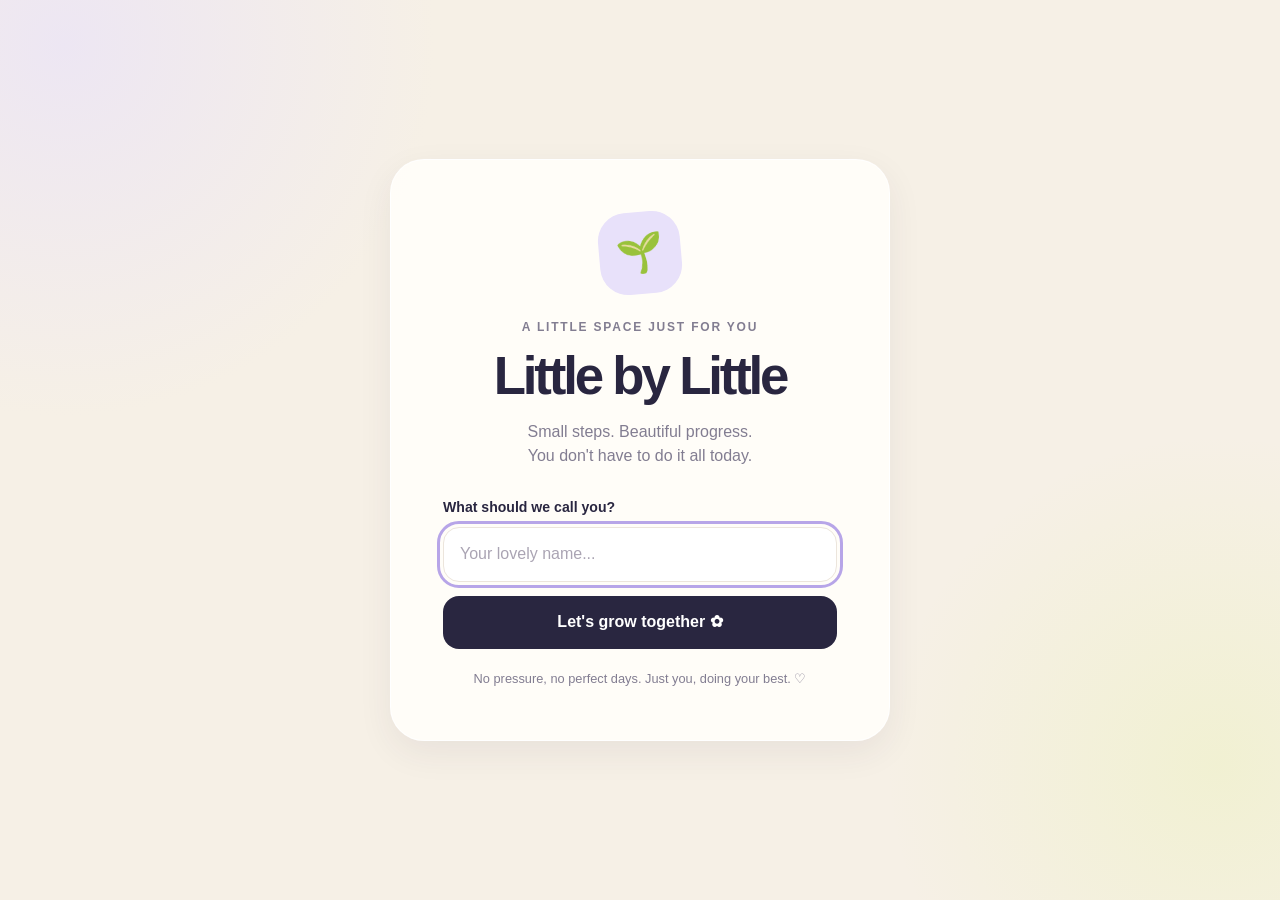
<file: templates/little_by_little.html>
<!DOCTYPE html>
<html lang="en">
<head>
  <meta charset="UTF-8" />
  <meta name="viewport" content="width=device-width, initial-scale=1.0" />
  <meta name="theme-color" content="#f6f0e6" />
  <meta name="description" content="Little by Little — a cozy space to focus, make progress, and take care of yourself." />
  <title>Little by Little ♡</title>

  <style>
    /* ---------- Color palette and global styles ---------- */
    :root {
      --cream: #f6f0e6;
      --paper: #fffdf9;
      --plum: #292640;
      --muted: #827d91;
      --lavender: #e8e1fa;
      --lavender-dark: #b7a5e8;
      --lime: #d7f36b;
      --peach: #f8dfd2;
      --sage: #dce9d7;
      --border: #ece5dc;
      --shadow: 0 12px 35px rgba(54, 43, 73, 0.07);
      --radius: 24px;
    }

    * {
      box-sizing: border-box;
    }

    html {
      scroll-behavior: smooth;
    }

    body {
      margin: 0;
      min-height: 100vh;
      background:
        radial-gradient(circle at 5% 5%, rgba(232, 225, 250, 0.65), transparent 25%),
        radial-gradient(circle at 95% 85%, rgba(215, 243, 107, 0.16), transparent 23%),
        var(--cream);
      color: var(--plum);
      font-family: "Trebuchet MS", "Segoe UI", sans-serif;
      line-height: 1.55;
    }

    button,
    input,
    textarea {
      font: inherit;
    }

    button {
      cursor: pointer;
    }

    button:focus-visible,
    input:focus-visible,
    textarea:focus-visible {
      outline: 3px solid var(--lavender-dark);
      outline-offset: 3px;
    }

    button:disabled {
      cursor: not-allowed;
      opacity: 0.55;
    }

    .hidden {
      display: none !important;
    }

    .eyebrow {
      margin: 0 0 8px;
      color: var(--muted);
      font-size: 0.75rem;
      font-weight: 800;
      letter-spacing: 0.15em;
      text-transform: uppercase;
    }

    h1, h2, h3, p {
      margin-top: 0;
    }

    h1, h2, h3 {
      line-height: 1.2;
    }

    /* ---------- Welcome screen ---------- */
    .welcome-screen {
      min-height: 100vh;
      display: grid;
      place-items: center;
      padding: 24px;
    }

    .welcome-card {
      width: min(100%, 500px);
      padding: clamp(28px, 6vw, 52px);
      text-align: center;
      background: rgba(255, 253, 249, 0.94);
      border: 1px solid rgba(255, 255, 255, 0.9);
      border-radius: 34px;
      box-shadow: var(--shadow);
    }

    .brand-mark {
      display: grid;
      place-items: center;
      width: 82px;
      height: 82px;
      margin: 0 auto 24px;
      border-radius: 28px;
      background: var(--lavender);
      font-size: 2.4rem;
      transform: rotate(-5deg);
    }

    .welcome-card h1 {
      margin-bottom: 12px;
      font-size: clamp(2.2rem, 7vw, 3.3rem);
      letter-spacing: -0.06em;
    }

    .welcome-card .tagline {
      margin-bottom: 28px;
      color: var(--muted);
    }

    .welcome-card label {
      display: block;
      margin-bottom: 8px;
      text-align: left;
      font-size: 0.88rem;
      font-weight: 700;
    }

    .text-input {
      width: 100%;
      padding: 14px 16px;
      border: 1px solid var(--border);
      border-radius: 16px;
      background: #fff;
      color: var(--plum);
      outline-offset: 2px;
    }

    .text-input::placeholder,
    textarea::placeholder {
      color: #aaa4b3;
    }

    .primary-button {
      width: 100%;
      margin-top: 14px;
      padding: 14px 18px;
      border: none;
      border-radius: 16px;
      background: var(--plum);
      color: white;
      font-weight: 800;
      transition: transform 0.2s, background 0.2s;
    }

    .primary-button:hover {
      background: #45405e;
      transform: translateY(-2px);
    }

    .welcome-note {
      margin: 20px 0 0;
      color: var(--muted);
      font-size: 0.8rem;
    }

    /* ---------- Main dashboard layout ---------- */
    .dashboard {
      width: min(1440px, 100%);
      margin: 0 auto;
      padding: 24px clamp(16px, 3vw, 42px) 40px;
    }

    .topbar {
      display: flex;
      align-items: center;
      justify-content: space-between;
      gap: 18px;
      margin-bottom: 32px;
    }

    .brand {
      display: flex;
      align-items: center;
      gap: 12px;
      font-weight: 900;
      letter-spacing: -0.04em;
    }

    .brand-icon {
      display: grid;
      place-items: center;
      width: 44px;
      height: 44px;
      border-radius: 15px;
      background: var(--lavender);
      font-size: 1.35rem;
    }

    .brand-name {
      font-size: 1.15rem;
    }

    .brand-subtitle {
      display: block;
      color: var(--muted);
      font-size: 0.73rem;
      font-weight: 500;
      letter-spacing: 0;
    }

    .topbar-actions {
      display: flex;
      align-items: center;
      gap: 10px;
    }

    .date-pill,
    .soft-button {
      padding: 10px 14px;
      border: 1px solid var(--border);
      border-radius: 999px;
      background: rgba(255, 253, 249, 0.8);
      color: var(--plum);
      font-size: 0.83rem;
    }

    .soft-button:hover {
      background: white;
    }

    .hero {
      position: relative;
      overflow: hidden;
      display: flex;
      align-items: center;
      justify-content: space-between;
      gap: 24px;
      min-height: 210px;
      margin-bottom: 24px;
      padding: clamp(26px, 5vw, 48px);
      border-radius: 30px;
      background: var(--lavender);
    }

    .hero::after {
      position: absolute;
      right: 6%;
      bottom: -100px;
      width: 250px;
      height: 250px;
      border: 1px solid rgba(41, 38, 64, 0.12);
      border-radius: 50%;
      content: "";
    }

    .hero-copy {
      position: relative;
      z-index: 1;
      max-width: 650px;
    }

    .hero h1 {
      margin-bottom: 12px;
      font-size: clamp(2rem, 4.5vw, 3.3rem);
      letter-spacing: -0.065em;
    }

    .hero p {
      margin-bottom: 0;
      color: #615a79;
    }

    .hero-illustration {
      position: relative;
      z-index: 1;
      flex: 0 0 auto;
      display: grid;
      place-items: center;
      width: 130px;
      height: 130px;
      border-radius: 42px;
      background: rgba(255, 253, 249, 0.72);
      font-size: 4rem;
      transform: rotate(5deg);
    }

    .dashboard-grid {
      display: grid;
      grid-template-columns: minmax(0, 1.6fr) minmax(280px, 0.85fr);
      align-items: start;
      gap: 24px;
    }

    .main-column,
    .sidebar {
      display: grid;
      gap: 24px;
      min-width: 0;
    }

    .panel {
      min-width: 0;
      padding: 24px;
      border: 1px solid rgba(255, 255, 255, 0.85);
      border-radius: var(--radius);
      background: rgba(255, 253, 249, 0.94);
      box-shadow: var(--shadow);
    }

    .panel-heading {
      display: flex;
      align-items: flex-start;
      justify-content: space-between;
      gap: 14px;
      margin-bottom: 20px;
    }

    .panel-heading h2 {
      margin-bottom: 5px;
      font-size: 1.25rem;
      letter-spacing: -0.035em;
    }

    .panel-description {
      margin-bottom: 0;
      color: var(--muted);
      font-size: 0.85rem;
    }

    .tiny-badge {
      padding: 6px 10px;
      border-radius: 999px;
      background: var(--sage);
      color: #455943;
      font-size: 0.75rem;
      font-weight: 800;
      white-space: nowrap;
    }

    /* ---------- Task list ---------- */
    .task-form {
      display: flex;
      gap: 10px;
      margin-bottom: 18px;
    }

    .task-form input {
      min-width: 0;
      flex: 1;
    }

    .add-button {
      flex: 0 0 auto;
      padding: 0 17px;
      border: none;
      border-radius: 15px;
      background: var(--lime);
      color: var(--plum);
      font-weight: 900;
    }

    .add-button:hover {
      filter: brightness(0.96);
    }

    .task-list {
      display: grid;
      gap: 10px;
      padding: 0;
      margin: 0;
      list-style: none;
    }

    .task-item {
      display: flex;
      align-items: center;
      gap: 12px;
      padding: 13px 14px;
      border: 1px solid var(--border);
      border-radius: 16px;
      background: #fff;
      transition: background 0.2s;
    }

    .task-item.completed {
      background: #f7f8f1;
    }

    .task-check {
      flex: 0 0 auto;
      width: 19px;
      height: 19px;
      accent-color: #7eae78;
      cursor: pointer;
    }

    .task-text {
      flex: 1;
      min-width: 0;
      overflow-wrap: anywhere;
      font-size: 0.93rem;
    }

    .task-item.completed .task-text {
      color: #9993a0;
      text-decoration: line-through;
    }

    .delete-task {
      flex: 0 0 auto;
      width: 32px;
      height: 32px;
      border: none;
      border-radius: 10px;
      background: transparent;
      color: #9d95a7;
      font-size: 1.1rem;
    }

    .delete-task:hover {
      background: var(--peach);
      color: var(--plum);
    }

    .empty-state {
      padding: 26px 12px;
      text-align: center;
      color: var(--muted);
      font-size: 0.9rem;
    }

    .empty-state span {
      display: block;
      margin-bottom: 8px;
      font-size: 2rem;
    }

    .task-footer {
      display: flex;
      justify-content: space-between;
      align-items: center;
      gap: 12px;
      margin-top: 18px;
      color: var(--muted);
      font-size: 0.82rem;
    }

    .text-button {
      padding: 4px 0;
      border: none;
      background: transparent;
      color: #6d5a9d;
      font-size: 0.82rem;
      font-weight: 800;
    }

    /* ---------- Focus and notes ---------- */
    .focus-card {
      padding: 20px;
      border-radius: 19px;
      background: #f8f5ff;
    }

    .focus-label {
      display: flex;
      align-items: center;
      gap: 8px;
      margin-bottom: 12px;
      font-size: 0.88rem;
      font-weight: 800;
    }

    .focus-card textarea,
    .notes-textarea {
      display: block;
      width: 100%;
      min-height: 95px;
      resize: vertical;
      padding: 14px;
      border: 1px solid #e9e1f8;
      border-radius: 14px;
      background: rgba(255, 255, 255, 0.85);
      color: var(--plum);
      line-height: 1.6;
    }

    .save-row {
      display: flex;
      align-items: center;
      justify-content: space-between;
      gap: 12px;
      margin-top: 12px;
    }

    .save-button {
      padding: 9px 14px;
      border: none;
      border-radius: 12px;
      background: var(--plum);
      color: white;
      font-size: 0.82rem;
      font-weight: 800;
    }

    .save-status {
      color: var(--muted);
      font-size: 0.78rem;
    }

    /* ---------- Garden progress ---------- */
    .garden-panel {
      background: #f9fbf4;
    }

    .garden-stage {
      display: grid;
      place-items: center;
      min-height: 145px;
      margin-bottom: 16px;
      padding: 18px;
      border-radius: 18px;
      background:
        radial-gradient(circle at 50% 35%, rgba(215, 243, 107, 0.25), transparent 43%),
        #eef3e6;
      text-align: center;
    }

    .garden-plant {
      margin-bottom: 4px;
      font-size: 3.4rem;
      transition: transform 0.3s;
    }

    .garden-stage:hover .garden-plant {
      transform: translateY(-4px) rotate(-4deg);
    }

    .garden-caption {
      margin: 0;
      color: #586750;
      font-size: 0.83rem;
    }

    .progress-track {
      overflow: hidden;
      height: 9px;
      border-radius: 999px;
      background: #e5e8de;
    }

    .progress-fill {
      width: 0;
      height: 100%;
      border-radius: inherit;
      background: #8cb77d;
      transition: width 0.35s ease;
    }

    .progress-meta {
      display: flex;
      justify-content: space-between;
      gap: 10px;
      margin-top: 9px;
      color: var(--muted);
      font-size: 0.78rem;
    }

    /* ---------- Rotating quote widget ---------- */
    .quote-panel {
      position: relative;
      overflow: hidden;
      background: var(--plum);
      color: white;
    }

    .quote-panel .eyebrow {
      color: #c6bedf;
    }

    .quote-symbol {
      color: var(--lime);
      font-family: Georgia, serif;
      font-size: 3.5rem;
      line-height: 0.9;
    }

    .quote-text {
      min-height: 96px;
      margin: 14px 0 18px;
      font-family: Georgia, "Times New Roman", serif;
      font-size: 1.45rem;
      line-height: 1.4;
    }

    .quote-bottom {
      display: flex;
      align-items: center;
      justify-content: space-between;
      gap: 12px;
    }

    .quote-count {
      color: #c6bedf;
      font-size: 0.78rem;
    }

    .quote-next {
      width: 38px;
      height: 38px;
      border: 1px solid #5a5570;
      border-radius: 50%;
      background: transparent;
      color: white;
      font-size: 1.2rem;
    }

    .quote-next:hover {
      background: #45405e;
    }

    /* ---------- Gentle care reminders ---------- */
    .reminder-panel {
      background: #fff7f1;
    }

    .reminder-list {
      display: grid;
      gap: 12px;
    }

    .reminder-item {
      display: flex;
      align-items: flex-start;
      gap: 12px;
      padding: 12px;
      border-radius: 15px;
      background: rgba(255, 255, 255, 0.8);
    }

    .reminder-emoji {
      display: grid;
      place-items: center;
      flex: 0 0 38px;
      width: 38px;
      height: 38px;
      border-radius: 13px;
      background: var(--peach);
      font-size: 1.2rem;
    }

    .reminder-item:nth-child(2) .reminder-emoji {
      background: #dceef5;
    }

    .reminder-item:nth-child(3) .reminder-emoji {
      background: var(--sage);
    }

    .reminder-item:nth-child(4) .reminder-emoji {
      background: var(--lavender);
    }

    .reminder-item strong {
      display: block;
      margin-bottom: 3px;
      font-size: 0.86rem;
    }

    .reminder-item p {
      margin: 0;
      color: var(--muted);
      font-size: 0.79rem;
    }

    .reminder-controls {
      display: flex;
      align-items: center;
      justify-content: space-between;
      gap: 10px;
      margin-top: 16px;
    }

    .reminder-controls label {
      color: var(--muted);
      font-size: 0.78rem;
    }

    .reminder-controls select {
      max-width: 150px;
      padding: 8px 10px;
      border: 1px solid var(--border);
      border-radius: 11px;
      background: white;
      color: var(--plum);
      font-size: 0.8rem;
    }

    /* ---------- Gentle pop-up toast ---------- */
    .toast {
      position: fixed;
      right: 22px;
      bottom: 22px;
      z-index: 20;
      display: flex;
      align-items: flex-start;
      gap: 12px;
      width: min(360px, calc(100vw - 32px));
      padding: 17px;
      border: 1px solid rgba(255, 255, 255, 0.8);
      border-radius: 20px;
      background: var(--paper);
      box-shadow: 0 16px 45px rgba(41, 38, 64, 0.18);
      animation: toast-in 0.35s ease both;
    }

    .toast-icon {
      font-size: 1.5rem;
    }

    .toast strong {
      display: block;
      margin-bottom: 3px;
    }

    .toast p {
      margin: 0;
      color: var(--muted);
      font-size: 0.85rem;
    }

    .toast-close {
      margin-left: auto;
      border: none;
      background: transparent;
      color: var(--muted);
      font-size: 1.1rem;
    }

    @keyframes toast-in {
      from { opacity: 0; transform: translateY(12px); }
      to { opacity: 1; transform: translateY(0); }
    }

    .footer {
      padding: 28px 8px 0;
      text-align: center;
      color: var(--muted);
      font-size: 0.8rem;
    }

    .footer span {
      color: #a27ac4;
    }

    /* ---------- Responsive layout ---------- */
    @media (max-width: 900px) {
      .dashboard-grid {
        grid-template-columns: 1fr;
      }

      .sidebar {
        grid-template-columns: repeat(2, minmax(0, 1fr));
        align-items: start;
      }

      .reminder-panel {
        grid-row: span 2;
      }
    }

    @media (max-width: 600px) {
      .dashboard {
        padding: 16px 14px 28px;
      }

      .topbar {
        align-items: flex-start;
        margin-bottom: 22px;
      }

      .brand-subtitle {
        display: none;
      }

      .date-pill {
        display: none;
      }

      .hero {
        min-height: 0;
        padding: 26px 22px;
      }

      .hero-illustration {
        width: 72px;
        height: 72px;
        border-radius: 24px;
        font-size: 2.3rem;
      }

      .hero h1 {
        font-size: 2rem;
      }

      .panel {
        padding: 19px;
      }

      .sidebar {
        grid-template-columns: 1fr;
      }

      .reminder-panel {
        grid-row: auto;
      }

      .task-form {
        flex-wrap: wrap;
      }

      .task-form input {
        flex-basis: 100%;
      }

      .add-button {
        min-height: 44px;
        flex: 1;
      }

      .quote-text {
        min-height: auto;
      }
    }

    @media (prefers-reduced-motion: reduce) {
      *, *::before, *::after {
        scroll-behavior: auto !important;
        animation-duration: 0.01ms !important;
        animation-iteration-count: 1 !important;
        transition-duration: 0.01ms !important;
      }
    }
  </style>
</head>

<body>
  <!-- Welcome screen for first-time visitors -->
  <section class="welcome-screen" id="welcomeScreen" aria-labelledby="welcomeTitle">
    <div class="welcome-card">
      <div class="brand-mark" aria-hidden="true">🌱</div>
      <p class="eyebrow">A little space just for you</p>
      <h1 id="welcomeTitle">Little by Little</h1>
      <p class="tagline">Small steps. Beautiful progress.<br />You don't have to do it all today.</p>

      <form id="nameForm">
        <label for="nameInput">What should we call you?</label>
        <input
          class="text-input"
          id="nameInput"
          name="name"
          type="text"
          maxlength="40"
          placeholder="Your lovely name..."
          autocomplete="given-name"
          required
        />
        <button class="primary-button" type="submit">Let's grow together ✿</button>
      </form>

      <p class="welcome-note">No pressure, no perfect days. Just you, doing your best. ♡</p>
    </div>
  </section>

  <!-- Main dashboard, shown after the visitor enters their name -->
  <main class="dashboard hidden" id="dashboard">
    <header class="topbar">
      <div class="brand" aria-label="Little by Little home">
        <div class="brand-icon" aria-hidden="true">🌱</div>
        <div>
          <div class="brand-name">little by little</div>
          <span class="brand-subtitle">Small steps. Beautiful progress.</span>
        </div>
      </div>

      <div class="topbar-actions">
        <div class="date-pill" id="todayDate"></div>
        <button class="soft-button" id="changeNameButton" type="button" title="Change your display name">
          ♡ <span id="displayName"></span>
        </button>
      </div>
    </header>

    <section class="hero" aria-labelledby="greeting">
      <div class="hero-copy">
        <p class="eyebrow" id="heroEyebrow">A new day, a fresh start</p>
        <h1 id="greeting">Hello, lovely human ♡</h1>
        <p>You don't have to do it all. Just a little at a time.</p>
      </div>
      <div class="hero-illustration" aria-hidden="true">🌷</div>
    </section>

    
<section class="panel" id="assessmentIntro" aria-labelledby="assessmentTitle" style="margin-bottom: 24px;">
  <p class="eyebrow">Get to know your habits 🌱</p>
  <h2 id="assessmentTitle">What's making it hard to start?</h2>
  <p class="panel-description">
    Take this little quiz to understand your procrastination patterns
    and discover small steps that work for you.
  </p>
  <p>✨ 6 quick questions · About 2 minutes · No judgment</p>
  <button class="primary-button" id="startAssessmentButton" type="button">
    Discover my starting style ♡
  </button>
</section>

<section class="panel" id="assessmentQuiz" aria-labelledby="quizTitle" hidden>
  <p class="eyebrow">Your personal starting guide 🌱</p>
  <h2 id="quizTitle">Let's understand your starting style</h2>
  <p id="quizProgress">Question 1 of 6</p>

  <div id="quizQuestionArea">
    <h3 id="quizQuestionText"></h3>
    <div id="quizAnswers"></div>
  </div>

  <div style="display: flex; gap: 12px; margin-top: 20px; flex-wrap: wrap;">
    <button class="secondary-button" id="quizBackButton" type="button">
      Back
    </button>
    <button class="primary-button" id="quizNextButton" type="button">
      Next question →
    </button>
  </div>

  <p id="quizFeedback" aria-live="polite"></p>
</section>

<section class="panel" id="assessmentResults" aria-labelledby="resultsTitle" hidden>
  <p class="eyebrow">A little more understanding, a little more growth 🌷</p>
  <h2 id="resultsTitle">Your starting-style results</h2>
  <div id="assessmentResultsContent"></div>
  <button class="primary-button" id="assessmentRetryButton" type="button">
    Retake the quiz ♡
  </button>
</section>

    <div class="dashboard-grid">
      <!-- Main work area -->
      <div class="main-column">
        <section class="panel" aria-labelledby="tasksTitle">
          <div class="panel-heading">
            <div>
              <p class="eyebrow">Your gentle game plan</p>
              <h2 id="tasksTitle">Today's little steps ✨</h2>
              <p class="panel-description">Every tiny task counts. Start with just one.</p>
            </div>
            <span class="tiny-badge" id="taskCountBadge">0 done</span>
          </div>

          <form class="task-form" id="taskForm">
            <input
              class="text-input"
              id="taskInput"
              type="text"
              maxlength="180"
              placeholder="What's one thing you'd like to do?"
              aria-label="New task"
              required
            />
            <button class="add-button" type="submit">+ Add a step</button>
          </form>

          <ul class="task-list" id="taskList" aria-label="Your tasks"></ul>

          <div class="task-footer">
            <span id="taskSummary">A little progress is still progress.</span>
            <button class="text-button" id="clearCompletedButton" type="button">Clear completed</button>
          </div>
        </section>


<section class="panel" id="startLoop" aria-labelledby="startLoopTitle">

    <h2 id="startLoopTitle">Let's start, little by little 🌱</h2>

<label for="barrierSelect">What's making it hard to start today?</label>
<select id="barrierSelect" class="text-input">
  <option value="">Choose what feels difficult...</option>
  <option value="overwhelm">I have too much to do</option>
  <option value="fear">I'm afraid of getting it wrong</option>
  <option value="confidence">I don't feel confident</option>
  <option value="distraction">I keep getting distracted</option>
  <option value="emotion">I'm feeling stressed or anxious</option>
</select>

  <div style="margin-top: 16px;">
    <p class="focus-label">✨ Your suggested tiny step</p>
    <p id="tinyStepText" aria-live="polite">
      Choose an option above to find a small starting point.
    </p>
  </div>

  <button class="primary-button" id="startLoopButton" type="button">
    Help me get started ♡
  </button>

  
<div class="focus-card" id="timerCard" style="margin-top: 18px;">
  <p class="focus-label">⏱️ Your little focus session</p>

  <label for="timerMinutes">How many minutes would you like to focus?</label>
  <select id="timerMinutes" class="text-input">
    <option value="1">1 minute</option>
    <option value="5" selected>5 minutes</option>
    <option value="10">10 minutes</option>
    <option value="15">15 minutes</option>
    <option value="20">20 minutes</option>
    <option value="25">25 minutes</option>
    <option value="30">30 minutes</option>
    <option value="45">45 minutes</option>
    <option value="60">60 minutes</option>
  </select>

  <p id="timerDisplay" style="font-size: 2.5rem; font-weight: 700;">
    05:00
  </p>

  <button class="primary-button" id="timerStartButton" type="button">
    Start focus 🌱
  </button>

  <button class="secondary-button" id="timerPauseButton" type="button">
    Pause
  </button>

  <button class="secondary-button" id="timerResetButton" type="button">
    Reset timer
  </button>

  <p id="timerFeedback" aria-live="polite"></p>
</div>

  <p id="startLoopFeedback" aria-live="polite"
     style="margin: 14px 0 0; color: var(--muted);">
  </p>
</section>

        <section class="panel" aria-labelledby="focusTitle">
          <div class="panel-heading">
            <div>
              <p class="eyebrow">One thing at a time</p>
              <h2 id="focusTitle">Your soft focus corner ☁️</h2>
              <p class="panel-description">What matters most right now? Keep it small.</p>
            </div>
          </div>

          <div class="focus-card">
            <label class="focus-label" for="focusInput">🌼 My one little priority</label>
            <textarea id="focusInput" maxlength="500" placeholder="For the next 15 minutes, I will..."></textarea>
            <div class="save-row">
              <span class="save-status" id="focusStatus" aria-live="polite">Saved on this device when you save.</span>
              <button class="save-button" id="saveFocusButton" type="button">Save my focus</button>
            </div>
          </div>
        </section>

        <section class="panel" aria-labelledby="notesTitle">
          <div class="panel-heading">
            <div>
              <p class="eyebrow">A place to let it out</p>
              <h2 id="notesTitle">Little thoughts & notes 📝</h2>
              <p class="panel-description">Brain dump, reminders, ideas — anything on your mind.</p>
            </div>
          </div>

          <textarea class="notes-textarea" id="notesInput" maxlength="5000" placeholder="Let your thoughts land here..."></textarea>
          <div class="save-row">
            <span class="save-status" id="notesStatus" aria-live="polite">Your thoughts can take up space here.</span>
            <button class="save-button" id="saveNotesButton" type="button">Save my notes</button>
          </div>
        </section>
      </div>

      <!-- Sidebar: motivation, progress, and self-care -->
      <aside class="sidebar" aria-label="Encouragement and self-care">
        <section class="panel quote-panel" aria-labelledby="quoteHeading">
          <p class="eyebrow" id="quoteHeading">A little note for your heart</p>
          <div class="quote-symbol" aria-hidden="true">“</div>
          <blockquote class="quote-text" id="quoteText">You are allowed to be a work in progress and still be proud of yourself.</blockquote>
          <div class="quote-bottom">
            <span class="quote-count" id="quoteCount">A gentle reminder · 1/8</span>
            <button class="quote-next" id="nextQuoteButton" type="button" aria-label="Show another quote" title="Another little reminder">↻</button>
          </div>
        </section>

        <section class="panel garden-panel" aria-labelledby="gardenTitle">
          <div class="panel-heading">
            <div>
              <p class="eyebrow">Look how far you've come</p>
              <h2 id="gardenTitle">Your tiny garden 🌿</h2>
            </div>
          </div>

          <div class="garden-stage" aria-live="polite">
            <div>
              <div class="garden-plant" id="gardenPlant" aria-hidden="true">🌱</div>
              <p class="garden-caption" id="gardenCaption">Your garden is waiting for its first little win.</p>
            </div>
          </div>
          <div class="progress-track" role="progressbar" aria-label="Today's task completion" aria-valuemin="0" aria-valuemax="100" aria-valuenow="0" id="progressTrack">
            <div class="progress-fill" id="progressFill"></div>
          </div>
          <div class="progress-meta">
            <span id="progressText">0 of 0 little steps done</span>
            <span id="progressPercent">0%</span>
          </div>
        </section>

        <section class="panel reminder-panel" aria-labelledby="remindersTitle">
          <div class="panel-heading">
            <div>
              <p class="eyebrow">A tiny self-care check-in</p>
              <h2 id="remindersTitle">You matter, too ♡</h2>
              <p class="panel-description">Your well-being is part of the plan.</p>
            </div>
          </div>

          <div class="reminder-list">
            <div class="reminder-item">
              <div class="reminder-emoji" aria-hidden="true">💧</div>
              <div>
                <strong>Have a sip of water</strong>
                <p>Keep some water nearby and take a sip when you can.</p>
              </div>
            </div>
            <div class="reminder-item">
              <div class="reminder-emoji" aria-hidden="true">🪴</div>
              <div>
                <strong>Give your mind a break</strong>
                <p>Stretch, look away from your screen, or take a few slow breaths.</p>
              </div>
            </div>
            <div class="reminder-item">
              <div class="reminder-emoji" aria-hidden="true">🌙</div>
              <div>
                <strong>Rest is productive, too</strong>
                <p>Protect your sleep, especially when deadlines feel big.</p>
              </div>
            </div>
            <div class="reminder-item">
              <div class="reminder-emoji" aria-hidden="true">🌼</div>
              <div>
                <strong>One thing at a time</strong>
                <p>Pick one small next step. You don't have to solve everything at once.</p>
              </div>
            </div>
          </div>

          <div class="reminder-controls">
            <label for="reminderFrequency">Gentle pop-up</label>
            <select id="reminderFrequency">
              <option value="0">Off for now</option>
              <option value="30">Every 30 minutes</option>
              <option value="60">Every hour</option>
              <option value="120">Every 2 hours</option>
            </select>
          </div>
          <p class="panel-description" style="margin-top: 12px;">Reminders only appear while this page is open. Choose what feels right for you.</p>
        </section>
      </aside>
    </div>

    <footer class="footer">
      Made with a little love <span>♡</span> Remember: slow growth is still growth.
    </footer>
  </main>

  <!-- A dismissible, gentle reminder toast -->
  <div class="toast hidden" id="reminderToast" role="status" aria-live="polite">
    <div class="toast-icon" id="toastIcon" aria-hidden="true">💧</div>
    <div>
      <strong id="toastTitle">A little pause?</strong>
      <p id="toastMessage">Take a sip of water and relax your shoulders.</p>
    </div>
    <button class="toast-close" id="closeToastButton" type="button" aria-label="Dismiss reminder">×</button>
  </div>

  <script>
    /* ---------- Storage helpers ---------- */
    // All saved data stays in this browser on this device.
    // localStorage is convenient, but it is not an account or a secure login system.
    const STORAGE_KEYS = {
      name: "littleByLittle.name",
      tasks: "littleByLittle.tasks",
      focus: "littleByLittle.focus",
      notes: "littleByLittle.notes",
      reminderFrequency: "littleByLittle.reminderFrequency"
    };

    function readStorage(key, fallback) {
      try {
        const value = localStorage.getItem(key);
        return value === null ? fallback : value;
      } catch (error) {
        return fallback;
      }
    }

    function writeStorage(key, value) {
      try {
        localStorage.setItem(key, value);
        return true;
      } catch (error) {
        return false;
      }
    }

    function readJSON(key, fallback) {
      try {
        const value = readStorage(key, null);
        return value === null ? fallback : JSON.parse(value);
      } catch (error) {
        return fallback;
      }
    }

    /* ---------- Elements ---------- */
    const welcomeScreen = document.getElementById("welcomeScreen");
    const dashboard = document.getElementById("dashboard");
    const nameForm = document.getElementById("nameForm");
    const nameInput = document.getElementById("nameInput");
    const greeting = document.getElementById("greeting");
    const displayName = document.getElementById("displayName");
    const todayDate = document.getElementById("todayDate");

    const taskForm = document.getElementById("taskForm");
    const taskInput = document.getElementById("taskInput");
    const taskList = document.getElementById("taskList");
    const taskCountBadge = document.getElementById("taskCountBadge");
    const taskSummary = document.getElementById("taskSummary");
    const clearCompletedButton = document.getElementById("clearCompletedButton");

    const focusInput = document.getElementById("focusInput");
    const focusStatus = document.getElementById("focusStatus");
    const notesInput = document.getElementById("notesInput");
    const notesStatus = document.getElementById("notesStatus");

    const gardenPlant = document.getElementById("gardenPlant");
    const gardenCaption = document.getElementById("gardenCaption");
    const progressFill = document.getElementById("progressFill");
    const progressTrack = document.getElementById("progressTrack");
    const progressText = document.getElementById("progressText");
    const progressPercent = document.getElementById("progressPercent");

    const quoteText = document.getElementById("quoteText");
    const quoteCount = document.getElementById("quoteCount");
    const reminderFrequency = document.getElementById("reminderFrequency");
    const reminderToast = document.getElementById("reminderToast");
    const toastIcon = document.getElementById("toastIcon");
    const toastTitle = document.getElementById("toastTitle");
    const toastMessage = document.getElementById("toastMessage");
    
/* ---------- Little by Little: procrastination self-reflection quiz ---------- */
const assessmentIntro = document.getElementById("assessmentIntro");
const assessmentQuiz = document.getElementById("assessmentQuiz");
const assessmentResults = document.getElementById("assessmentResults");
const startAssessmentButton = document.getElementById("startAssessmentButton");
const quizProgress = document.getElementById("quizProgress");
const quizQuestionText = document.getElementById("quizQuestionText");
const quizAnswers = document.getElementById("quizAnswers");
const quizBackButton = document.getElementById("quizBackButton");
const quizNextButton = document.getElementById("quizNextButton");
const quizFeedback = document.getElementById("quizFeedback");
const assessmentResultsContent = document.getElementById("assessmentResultsContent");
const assessmentRetryButton = document.getElementById("assessmentRetryButton");

const assessmentQuestions = [
  {
    dimension: "initiation",
    question: "When you have something important to do, how often is it hard to begin?",
    options: [
      "Almost never",
      "Sometimes",
      "Often",
      "Almost always"
    ]
  },
  {
    dimension: "overwhelm",
    question: "How often does a task feel so big that you don't know where to start?",
    options: [
      "Almost never",
      "Sometimes",
      "Often",
      "Almost always"
    ]
  },
  {
    dimension: "fear",
    question: "How often do you delay because you're worried about making mistakes or not doing well?",
    options: [
      "Almost never",
      "Sometimes",
      "Often",
      "Almost always"
    ]
  },
  {
    dimension: "confidence",
    question: "How often do you put something off because you doubt you can do it?",
    options: [
      "Almost never",
      "Sometimes",
      "Often",
      "Almost always"
    ]
  },
  {
    dimension: "distraction",
    question: "How often do distractions pull you away when you're trying to work?",
    options: [
      "Almost never",
      "Sometimes",
      "Often",
      "Almost always"
    ]
  },
  {
    dimension: "emotion",
    question: "How often do stress, worry, or uncomfortable feelings make you delay a task?",
    options: [
      "Almost never",
      "Sometimes",
      "Often",
      "Almost always"
    ]
  }
];

const dimensionNames = {
  initiation: "Getting started",
  overwhelm: "Feeling overwhelmed",
  fear: "Fear of mistakes or perfectionism",
  confidence: "Confidence",
  distraction: "Distractions",
  emotion: "Stress and emotions"
};

let assessmentCurrentQuestion = 0;
let assessmentAnswers = Array(assessmentQuestions.length).fill(null);

function renderAssessmentQuestion() {
  const question = assessmentQuestions[assessmentCurrentQuestion];

  quizProgress.textContent =
    `Question ${assessmentCurrentQuestion + 1} of ${assessmentQuestions.length}`;
  quizQuestionText.textContent = question.question;
  quizAnswers.replaceChildren();
  quizFeedback.textContent = "";
  quizBackButton.hidden = assessmentCurrentQuestion === 0;
  quizNextButton.textContent =
    assessmentCurrentQuestion === assessmentQuestions.length - 1
      ? "See my results ♡"
      : "Next question →";

  question.options.forEach(function (option, index) {
    const label = document.createElement("label");
    label.className = "assessment-answer";
    label.style.display = "block";
    label.style.padding = "12px";
    label.style.marginTop = "10px";
    label.style.border = "1px solid var(--border)";
    label.style.borderRadius = "12px";
    label.style.cursor = "pointer";

    const radio = document.createElement("input");
    radio.type = "radio";
    radio.name = "assessmentAnswer";
    radio.value = String(index);
    radio.checked = assessmentAnswers[assessmentCurrentQuestion] === index;
    radio.style.marginRight = "10px";

    label.append(radio, document.createTextNode(option));
    quizAnswers.appendChild(label);
  });
}

function showAssessmentResults() {
  const scores = {};

  assessmentQuestions.forEach(function (question, index) {
    scores[question.dimension] = assessmentAnswers[index];
  });

  const totalScore = assessmentAnswers.reduce(function (sum, answer) {
    return sum + answer;
  }, 0);

  let level;
  let levelMessage;

 if (totalScore <= 5) {
  level = "A few barriers showed up";
  levelMessage =
    "Your answers suggest these barriers may be less frequent right now. You can still use small-step strategies whenever you need them.";
} else if (totalScore <= 11) {
  level = "Some barriers showed up";
  levelMessage =
    "Your answers suggest some of these barriers may come up sometimes. A manageable first step and a little structure may help.";
} else {
  level = "Several barriers showed up often";
  levelMessage =
    "Your answers suggest several barriers may be showing up often right now. Be kind to yourself, and focus on just one small action at a time.";
}

  let dominantDimension = assessmentQuestions[0].dimension;

  assessmentQuestions.forEach(function (question) {
    if (scores[question.dimension] > scores[dominantDimension]) {
      dominantDimension = question.dimension;
    }
  });

const recommendations = {
  initiation: "Use a two-minute start: open the document, gather one item, or write one heading.",
  overwhelm: "Break the task into a few tiny actions. Choose only the first action for now.",
  fear: "Try a deliberately rough first draft. Your first attempt is allowed to be imperfect.",
  confidence: "Choose the easiest part and build confidence by completing one small action.",
  distraction: "Put one distraction out of reach and keep only the materials for your current task nearby.",
  emotion: "Pause for three slow breaths, name how you feel without judging it, then choose a gentler first step."
};

const recommendationText = recommendations[dominantDimension];

  const barrierMapping = {
    initiation: "overwhelm",
    overwhelm: "overwhelm",
    fear: "fear",
    confidence: "confidence",
    distraction: "distraction",
    emotion: "emotion"
  };

  if (barrierSelect) {
    barrierSelect.value = barrierMapping[dominantDimension] || "";
    barrierSelect.dispatchEvent(new Event("change"));
  }

  assessmentResultsContent.replaceChildren();

  const scoreHeading = document.createElement("h3");
  scoreHeading.textContent = level;

  const scoreText = document.createElement("p");
  scoreText.textContent = `Your reflection score: ${totalScore} out of 18.`;

  const note = document.createElement("p");
  note.textContent = levelMessage;

  const barrierHeading = document.createElement("h3");
  barrierHeading.textContent = `A pattern to explore: ${dimensionNames[dominantDimension]}`;

  const recommendation = document.createElement("p");
  recommendation.textContent = recommendations[dominantDimension];

  const caveat = document.createElement("p");
  caveat.textContent = "This is a brief self-reflection tool, not a diagnosis. Your answers describe how things feel right now and can change over time.";

  assessmentResultsContent.append(
    scoreHeading,
    scoreText,
    note,
    barrierHeading,
    recommendation,
    caveat
  );
  tinyStepText.textContent = recommendationText;

  assessmentQuiz.hidden = true;
  assessmentResults.hidden = false;
}

startAssessmentButton.addEventListener("click", function () {
  assessmentCurrentQuestion = 0;
  assessmentAnswers = Array(assessmentQuestions.length).fill(null);
  assessmentIntro.hidden = true;
  assessmentResults.hidden = true;
  assessmentQuiz.hidden = false;
  renderAssessmentQuestion();
  assessmentQuiz.scrollIntoView({ behavior: "smooth", block: "start" });
});

quizBackButton.addEventListener("click", function () {
  if (assessmentCurrentQuestion > 0) {
    assessmentCurrentQuestion--;
    renderAssessmentQuestion();
  }
});

quizNextButton.addEventListener("click", function () {
  const selected = quizAnswers.querySelector('input[name="assessmentAnswer"]:checked');

  if (selected) {
    assessmentAnswers[assessmentCurrentQuestion] = Number(selected.value);
  }

  if (assessmentAnswers[assessmentCurrentQuestion] === null) {
    quizFeedback.textContent = "Choose the answer that feels closest to your experience. ♡";
    return;
  }

  if (assessmentCurrentQuestion < assessmentQuestions.length - 1) {
    assessmentCurrentQuestion++;
    renderAssessmentQuestion();
  } else {
    showAssessmentResults();
    assessmentResults.scrollIntoView({ behavior: "smooth", block: "start" });
  }
});

assessmentRetryButton.addEventListener("click", function () {
  assessmentResults.hidden = true;
  assessmentIntro.hidden = false;
  assessmentQuiz.hidden = true;
  assessmentIntro.scrollIntoView({ behavior: "smooth", block: "start" });
});

const barrierSelect = document.getElementById("barrierSelect");
const tinyStepText = document.getElementById("tinyStepText");
const startLoopButton = document.getElementById("startLoopButton");
const startLoopFeedback = document.getElementById("startLoopFeedback");

const tinySteps = {
  overwhelm: {
    suggestion: "Choose just one small part of your task.",
    action: "Spend five minutes on the very first step."
  },
  fear: {
    suggestion: "Make a rough first attempt. It doesn't need to be perfect.",
    action: "Write one imperfect sentence or make one rough attempt."
  },
  confidence: {
    suggestion: "Start with the easiest part to build momentum.",
    action: "Work on one easy part for five minutes."
  },
  distraction: {
    suggestion: "Put one distraction out of reach and focus on one thing.",
    action: "Silence one distraction and focus on your task for five minutes."
  },
  emotion: {
    suggestion: "Take a gentle breath and make the next step smaller.",
    action: "Pause, take three slow breaths, then try one tiny task step."
  }
};

barrierSelect.addEventListener("change", function () {
  const choice = tinySteps[barrierSelect.value];

  startLoopFeedback.textContent = "";

  if (!choice) {
    tinyStepText.textContent =
      "Choose an option above to find a small starting point.";
    return;
  }

  tinyStepText.textContent = choice.suggestion;
});

startLoopButton.addEventListener("click", function () {
  const choice = tinySteps[barrierSelect.value];

  if (!choice) {
    startLoopFeedback.textContent =
      "Choose what feels difficult first, and we'll find a tiny step together.";
    return;
  }

  tinyStepText.textContent = choice.suggestion;

  startLoopFeedback.textContent =
    "Your next little step: " + choice.action +
    " 🌱 You don't have to finish everything right now.";
});


/* ---------- Customizable focus timer ---------- */
const timerDisplay = document.getElementById("timerDisplay");
const timerStartButton = document.getElementById("timerStartButton");
const timerPauseButton = document.getElementById("timerPauseButton");
const timerResetButton = document.getElementById("timerResetButton");
const timerFeedback = document.getElementById("timerFeedback");
const timerMinutesSelect = document.getElementById("timerMinutes");

let timerRemaining = 5 * 60;
let timerInterval = null;
let timerPaused = false;

function updateTimerDisplay() {
  const minutes = Math.floor(timerRemaining / 60);
  const seconds = timerRemaining % 60;

  timerDisplay.textContent =
    String(minutes).padStart(2, "0") + ":" +
    String(seconds).padStart(2, "0");
}

function stopTimerInterval() {
  if (timerInterval !== null) {
    clearInterval(timerInterval);
    timerInterval = null;
  }
}

function resetTimerToSelectedDuration() {
  stopTimerInterval();
  timerPaused = false;
  timerRemaining = Number(timerMinutesSelect.value || 5) * 60;
  timerPauseButton.textContent = "Pause";
  updateTimerDisplay();
}

function finishTimer() {
  stopTimerInterval();
  timerPaused = false;
  timerPauseButton.textContent = "Pause";
  timerFeedback.textContent =
    "Focus session complete! Celebrate showing up for yourself. ♡🌱";
}

function runTimer() {
  stopTimerInterval();

  timerInterval = setInterval(function () {
    timerRemaining--;
    updateTimerDisplay();

    if (timerRemaining <= 0) {
      timerRemaining = 0;
      updateTimerDisplay();
      finishTimer();
    }
  }, 1000);
}

timerMinutesSelect.addEventListener("change", function () {
  resetTimerToSelectedDuration();
  timerFeedback.textContent =
    "Your focus session is set. Ready when you are! 🌱";
});

timerStartButton.addEventListener("click", function () {
  if (timerInterval !== null) return;

  if (timerRemaining <= 0) {
    resetTimerToSelectedDuration();
  }

  timerPaused = false;
  timerPauseButton.textContent = "Pause";
  timerFeedback.textContent =
    "You're doing it! One little step at a time. ♡";

  runTimer();
});

timerPauseButton.addEventListener("click", function () {
  if (timerInterval !== null) {
    stopTimerInterval();
    timerPaused = true;
    timerPauseButton.textContent = "Resume";
    timerFeedback.textContent =
      "Paused. Take your time; resume whenever you're ready. ♡";
  } else if (timerPaused && timerRemaining > 0) {
    timerPaused = false;
    timerPauseButton.textContent = "Pause";
    timerFeedback.textContent =
      "Welcome back! Let's continue your little step. 🌱";

    runTimer();
  }
});

timerResetButton.addEventListener("click", function () {
  resetTimerToSelectedDuration();
  timerFeedback.textContent =
    "Timer reset. A fresh start whenever you're ready! 🌱";
});

resetTimerToSelectedDuration();

    /* ---------- Visitor name and welcome ---------- */
    function showDashboard(name) {
      const safeName = (name || "").trim().slice(0, 40);
      if (!safeName) {
        nameInput.focus();
        return;
      }

      writeStorage(STORAGE_KEYS.name, safeName);
      greeting.textContent = `Hello, ${safeName} ♡`;
      displayName.textContent = safeName;
      welcomeScreen.classList.add("hidden");
      dashboard.classList.remove("hidden");
      renderTasks();
      updateGarden();
      updateDate();
    }

    nameForm.addEventListener("submit", function (event) {
      event.preventDefault();
      showDashboard(nameInput.value);
    });

    document.getElementById("changeNameButton").addEventListener("click", function () {
      const currentName = readStorage(STORAGE_KEYS.name, "");
      nameInput.value = currentName;
      dashboard.classList.add("hidden");
      welcomeScreen.classList.remove("hidden");
      nameInput.focus();
    });

    /* ---------- Friendly date display ---------- */
    function updateDate() {
      const now = new Date();
      todayDate.textContent = now.toLocaleDateString(undefined, {
        weekday: "short",
        month: "short",
        day: "numeric"
      });
    }

    /* ---------- Task list: add, complete, delete, save ---------- */
    let tasks = readJSON(STORAGE_KEYS.tasks, []);
    if (!Array.isArray(tasks)) tasks = [];

    function saveTasks() {
      writeStorage(STORAGE_KEYS.tasks, JSON.stringify(tasks));
    }

    function renderTasks() {
      taskList.replaceChildren();

      if (tasks.length === 0) {
        const empty = document.createElement("li");
        empty.className = "empty-state";

        const flower = document.createElement("span");
        flower.textContent = "🌷";
        flower.setAttribute("aria-hidden", "true");

        const message = document.createElement("div");
        message.textContent = "Your list is a blank page. Add one tiny step when you're ready.";

        empty.append(flower, message);
        taskList.appendChild(empty);
      } else {
        tasks.forEach(function (task) {
          const item = document.createElement("li");
          item.className = "task-item" + (task.completed ? " completed" : "");

          const checkbox = document.createElement("input");
          checkbox.type = "checkbox";
          checkbox.className = "task-check";
          checkbox.checked = Boolean(task.completed);
          checkbox.setAttribute("aria-label", `Mark ${task.text} as complete`);

          checkbox.addEventListener("change", function () {
            task.completed = checkbox.checked;
            saveTasks();
            renderTasks();
            updateGarden();
          });

          const text = document.createElement("span");
          text.className = "task-text";
          text.textContent = task.text;

          const deleteButton = document.createElement("button");
          deleteButton.type = "button";
          deleteButton.className = "delete-task";
          deleteButton.textContent = "×";
          deleteButton.setAttribute("aria-label", `Delete task: ${task.text}`);

          deleteButton.addEventListener("click", function () {
            tasks = tasks.filter(function (entry) {
              return entry.id !== task.id;
            });
            saveTasks();
            renderTasks();
            updateGarden();
          });

          item.append(checkbox, text, deleteButton);
          taskList.appendChild(item);
        });
      }

      const done = tasks.filter(task => task.completed).length;
      taskCountBadge.textContent = `${done} done`;
      taskSummary.textContent = tasks.length === 0
        ? "A little progress is still progress."
        : `${tasks.length - done} little step${tasks.length - done === 1 ? "" : "s"} left to grow.`;

      clearCompletedButton.disabled = done === 0;
      updateGarden();
    }

    taskForm.addEventListener("submit", function (event) {
      event.preventDefault();
      const text = taskInput.value.trim();
      if (!text) return;

      tasks.push({
        id: `${Date.now()}-${Math.random().toString(16).slice(2)}`,
        text: text,
        completed: false
      });

      saveTasks();
      taskInput.value = "";
      renderTasks();
      taskInput.focus();
    });

    clearCompletedButton.addEventListener("click", function () {
      tasks = tasks.filter(task => !task.completed);
      saveTasks();
      renderTasks();
    });

    /* ---------- Tiny digital garden grows with completed tasks ---------- */
    function updateGarden() {
      const total = tasks.length;
      const done = tasks.filter(task => task.completed).length;
      const percent = total === 0 ? 0 : Math.round((done / total) * 100);

      progressFill.style.width = `${percent}%`;
      progressTrack.setAttribute("aria-valuenow", String(percent));
      progressText.textContent = `${done} of ${total} little step${total === 1 ? "" : "s"} done`;
      progressPercent.textContent = `${percent}%`;

      if (done === 0) {
        gardenPlant.textContent = "🌱";
        gardenCaption.textContent = total === 0
          ? "Your garden is waiting for its first little win."
          : "Every garden starts with a seed. You've got this.";
      } else if (done < 3) {
        gardenPlant.textContent = "🌿";
        gardenCaption.textContent = "Look at you — your little garden is growing!";
      } else if (done < 6) {
        gardenPlant.textContent = "🌷";
        gardenCaption.textContent = "A few small steps, a lovely little bloom.";
      } else {
        gardenPlant.textContent = "🌻";
        gardenCaption.textContent = "So many little wins. Look how you've grown!";
      }
    }

    /* ---------- Focus and notes are saved on this device ---------- */
    focusInput.value = readStorage(STORAGE_KEYS.focus, "");
    notesInput.value = readStorage(STORAGE_KEYS.notes, "");

    document.getElementById("saveFocusButton").addEventListener("click", function () {
      const saved = writeStorage(STORAGE_KEYS.focus, focusInput.value);
      focusStatus.textContent = saved ? "Your little priority is saved ♡" : "Couldn't save on this device.";
    });

    document.getElementById("saveNotesButton").addEventListener("click", function () {
      const saved = writeStorage(STORAGE_KEYS.notes, notesInput.value);
      notesStatus.textContent = saved ? "Your thoughts are tucked away ♡" : "Couldn't save on this device.";
    });

    /* ---------- Rotating motivational quotes ---------- */
    const quotes = [
      "You are allowed to be a work in progress and still be proud of yourself.",
      "Small steps every day add up to lovely things.",
      "You don't need to feel ready. You can begin gently.",
      "Rest is not a reward. It's part of taking care of yourself.",
      "Done with care is better than perfect someday.",
      "You can do hard things in small pieces.",
      "Your pace is allowed to look different from everyone else's.",
      "Begin where you are. Use what you have. Do one small thing."
    ];

    let quoteIndex = 0;

    function showQuote(index) {
      quoteIndex = (index + quotes.length) % quotes.length;
      quoteText.textContent = quotes[quoteIndex];
      quoteCount.textContent = `A gentle reminder · ${quoteIndex + 1}/${quotes.length}`;
    }

    document.getElementById("nextQuoteButton").addEventListener("click", function () {
      showQuote(quoteIndex + 1);
    });

    /* ---------- Gentle reminder pop-ups ---------- */
    const reminders = [
      {
        icon: "💧",
        title: "A little hydration break?",
        message: "Take a sip of water and let your shoulders soften."
      },
      {
        icon: "🌿",
        title: "Unclench your shoulders",
        message: "Look away from the screen for a moment and take one slow breath."
      },
      {
        icon: "🌼",
        title: "Tiny steps count",
        message: "What's the smallest next step you could take? Just that is enough."
      },
      {
        icon: "🌙",
        title: "A gentle note about rest",
        message: "Your body and brain need sleep, even during busy weeks. Be kind to tomorrow-you."
      },
      {
        icon: "☁️",
        title: "Pause for a moment",
        message: "Stand up, stretch gently, or give your eyes a screen break."
      }
    ];

    let reminderTimer = null;
    let reminderIndex = 0;
    let toastTimer = null;

    function hideToast() {
      reminderToast.classList.add("hidden");
      if (toastTimer) {
        clearTimeout(toastTimer);
        toastTimer = null;
      }
    }

    function showReminder() {
      const reminder = reminders[reminderIndex % reminders.length];
      reminderIndex += 1;

      toastIcon.textContent = reminder.icon;
      toastTitle.textContent = reminder.title;
      toastMessage.textContent = reminder.message;
      reminderToast.classList.remove("hidden");

      if (toastTimer) clearTimeout(toastTimer);
      toastTimer = setTimeout(hideToast, 10000);
    }

    function setReminderFrequency(minutes) {
      if (reminderTimer) {
        clearInterval(reminderTimer);
        reminderTimer = null;
      }

      hideToast();

      const saved = writeStorage(STORAGE_KEYS.reminderFrequency, String(minutes));
      if (!saved) {
        // Reminders still work for this visit even if storage is unavailable.
      }

      if (minutes > 0) {
        reminderTimer = setInterval(showReminder, minutes * 60 * 1000);
      }
    }

    reminderFrequency.value = readStorage(STORAGE_KEYS.reminderFrequency, "0");
    reminderFrequency.addEventListener("change", function () {
      setReminderFrequency(Number(reminderFrequency.value));
    });

    document.getElementById("closeToastButton").addEventListener("click", hideToast);

    /* ---------- Start-up: greet returning visitors ---------- */
    const savedName = readStorage(STORAGE_KEYS.name, "").trim();

    if (savedName) {
      showDashboard(savedName);
    } else {
      welcomeScreen.classList.remove("hidden");
      dashboard.classList.add("hidden");
      nameInput.focus();
    }

    // Restore the saved reminder preference without showing an immediate pop-up.
    setReminderFrequency(Number(reminderFrequency.value) || 0);
  </script>
</body>
</html>
</file>
